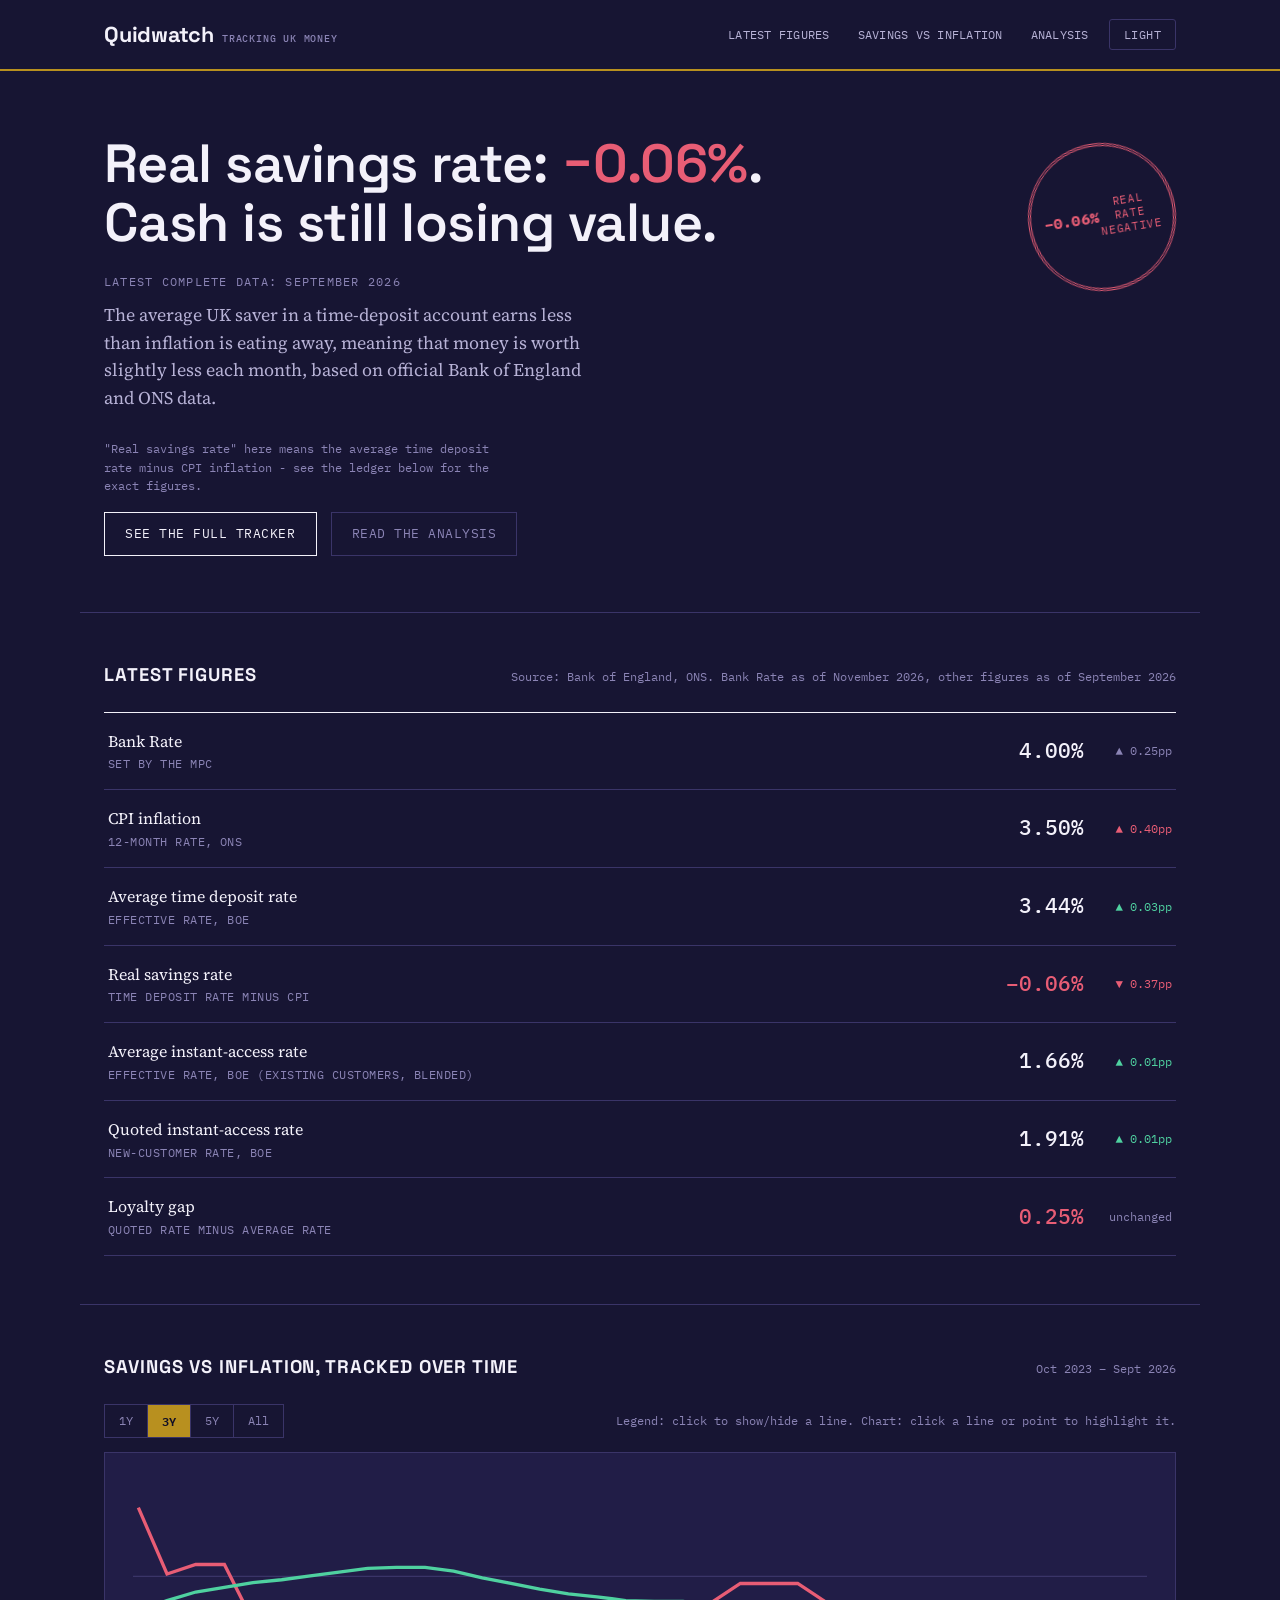
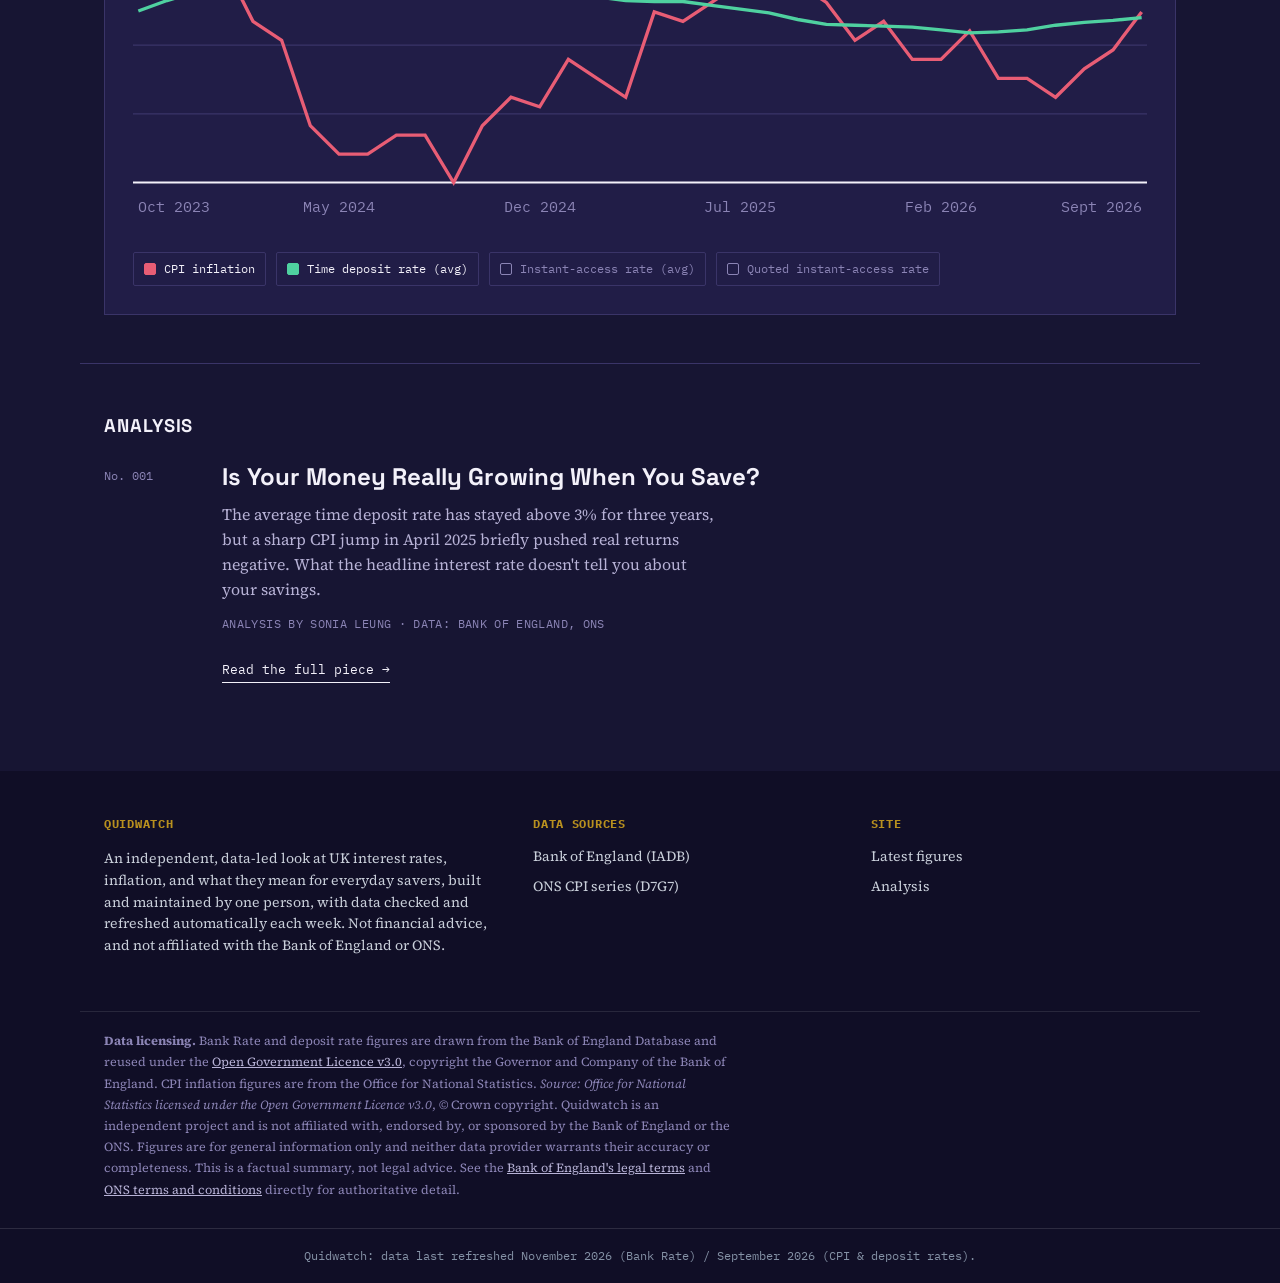
<file: index.html>
<!DOCTYPE html>
<html lang="en-GB">
<head>
<meta charset="UTF-8">
<meta name="viewport" content="width=device-width, initial-scale=1.0">
<title>Quidwatch: UK personal finance, tracked with data</title>
<link rel="preconnect" href="https://fonts.googleapis.com">
<link rel="preconnect" href="https://fonts.gstatic.com" crossorigin>
<link href="https://fonts.googleapis.com/css2?family=Space+Grotesk:wght@400;500;600;700&family=Source+Serif+4:ital,opsz,wght@0,8..60,400;0,8..60,600;1,8..60,400&family=IBM+Plex+Mono:wght@400;500;600&display=swap" rel="stylesheet">
<link rel="stylesheet" href="assets/style.css">
</head>
<body>

<div class="status-banner" id="status-ribbon"></div>

<header>
  <div class="nav-wrap">
    <div style="display:flex; align-items:baseline; gap:8px;">
      <a class="wordmark" href="#top" style="text-decoration:none;">Quidwatch</a>
      <span style="font-family:var(--font-mono); font-size:0.62rem; font-weight:500; color:var(--muted); letter-spacing:0.08em; text-transform:uppercase;">tracking UK money</span>
    </div>
    <div style="display:flex; align-items:center; gap:20px;">
      <nav aria-label="Primary">
        <ul>
          <li><a href="#ledger">Latest figures</a></li>
          <li><a href="#savings">Savings vs inflation</a></li>
          <li><a href="#analysis">Analysis</a></li>
        </ul>
      </nav>
      <button id="theme-toggle" type="button" aria-label="Switch between light and dark theme" title="Switch theme">Dark</button>
    </div>
  </div>
</header>

<main id="top">

  <!-- HERO: latest figures -->
  <section class="hero">
    <div class="hero-grid">
      <div>
        <h1 id="hero-headline">Loading this month's figures…</h1>
        <p class="hero-label" id="hero-label">Loading…</p>
        <p class="lede" id="hero-lede">Fetching the latest Bank of England and ONS data…</p>
        <p class="hero-note">"Real savings rate" here means the average time deposit rate minus CPI inflation - see the ledger below for the exact figures.</p>
        <div class="hero-cta">
          <a class="btn" href="#savings">See the full tracker</a>
          <a class="btn ghost" href="#analysis">Read the analysis</a>
        </div>
      </div>
      <div class="stamp" id="stamp" aria-hidden="true">…</div>
    </div>
  </section>

  <!-- LATEST FIGURES LEDGER -->
  <section class="block" id="ledger">
    <div class="block-head">
      <h2>Latest figures</h2>
      <span class="as-of" id="ledger-asof">Source: Bank of England · ONS</span>
    </div>
    <div class="ledger">
      <div class="ledger-row">
        <div class="ledger-label">Bank Rate<small>Set by the MPC</small></div>
        <div class="ledger-value" id="bank-rate-value">-</div>
        <div class="ledger-delta" id="bank-rate-delta">-</div>
      </div>
      <div class="ledger-row">
        <div class="ledger-label">CPI inflation<small>12-month rate, ONS</small></div>
        <div class="ledger-value" id="cpi-value">-</div>
        <div class="ledger-delta" id="cpi-delta">-</div>
      </div>
      <div class="ledger-row">
        <div class="ledger-label">Average time deposit rate<small>Effective rate, BoE</small></div>
        <div class="ledger-value" id="time-value">-</div>
        <div class="ledger-delta" id="time-delta">-</div>
      </div>
      <div class="ledger-row">
        <div class="ledger-label">Real savings rate<small>Time deposit rate minus CPI</small></div>
        <div class="ledger-value" id="real-rate-value">-</div>
        <div class="ledger-delta" id="real-rate-delta">-</div>
      </div>
      <div class="ledger-row">
        <div class="ledger-label">Average instant-access rate<small>Effective rate, BoE (existing customers, blended)</small></div>
        <div class="ledger-value" id="instant-value">-</div>
        <div class="ledger-delta" id="instant-delta">-</div>
      </div>
      <div class="ledger-row">
        <div class="ledger-label">Quoted instant-access rate<small>New-customer rate, BoE</small></div>
        <div class="ledger-value" id="quoted-value">-</div>
        <div class="ledger-delta" id="quoted-delta">-</div>
      </div>
      <div class="ledger-row">
        <div class="ledger-label">Loyalty gap<small>Quoted rate minus average rate</small></div>
        <div class="ledger-value" id="gap-value">-</div>
        <div class="ledger-delta" id="gap-delta">-</div>
      </div>
    </div>
  </section>

  <!-- SAVINGS VS INFLATION CHART -->
  <section class="block" id="savings">
    <div class="block-head">
      <h2>Savings vs inflation, tracked over time</h2>
      <span class="as-of" id="chart-asof">Loading history…</span>
    </div>
    <div class="chart-toolbar">
      <div class="range-toggle" role="group" aria-label="Chart time range">
        <button type="button" class="range-btn" data-range="1">1Y</button>
        <button type="button" class="range-btn" data-range="3">3Y</button>
        <button type="button" class="range-btn" data-range="5">5Y</button>
        <button type="button" class="range-btn" data-range="all">All</button>
      </div>
      <p class="chart-hint">Legend: click to show/hide a line. Chart: click a line or point to highlight it.</p>
    </div>
    <div class="chart-card">
      <div id="chart-container">Loading chart…</div>
      <div id="chart-tooltip" class="chart-tooltip"></div>
      <div class="chart-legend" id="chart-legend"></div>
    </div>
  </section>

  <!-- ANALYSIS TEASER -->
  <section class="block" id="analysis">
    <div class="block-head">
      <h2>Analysis</h2>
    </div>
    <div class="article-card">
      <div class="article-index">No. 001</div>
      <div>
        <h3><a href="articles/is-your-money-really-growing.html" style="color:inherit; text-decoration:none;">Is Your Money Really Growing When You Save?</a></h3>
        <p class="excerpt">The average time deposit rate has stayed above 3% for three years, but a sharp CPI jump in April 2025 briefly pushed real returns negative. What the headline interest rate doesn't tell you about your savings.</p>
        <p class="byline">Analysis by Sonia Leung · Data: Bank of England, ONS</p>
        <a class="read-link" href="articles/is-your-money-really-growing.html">Read the full piece →</a>
      </div>
    </div>
  </section>


</main>

<footer>
  <div class="footer-wrap">
    <div>
      <h4>Quidwatch</h4>
      <p>An independent, data-led look at UK interest rates, inflation, and what they mean for everyday savers, built and maintained by one person, with data checked and refreshed automatically each week. Not financial advice, and not affiliated with the Bank of England or ONS.</p>
    </div>
    <div>
      <h4>Data sources</h4>
      <ul>
        <li><a href="https://www.bankofengland.co.uk/boeapps/iadb/" target="_blank" rel="noopener">Bank of England (IADB)</a></li>
        <li><a href="https://www.ons.gov.uk/economy/inflationandpriceindices/timeseries/d7g7/mm23" target="_blank" rel="noopener">ONS CPI series (D7G7)</a></li>
      </ul>
    </div>
    <div>
      <h4>Site</h4>
      <ul>
        <li><a href="#ledger">Latest figures</a></li>
        <li><a href="#analysis">Analysis</a></li>
      </ul>
    </div>
  </div>
  <div class="footer-licensing">
    <p>
      <strong>Data licensing.</strong> Bank Rate and deposit rate figures are drawn from the Bank of England Database and reused under the
      <a href="https://www.nationalarchives.gov.uk/doc/open-government-licence/version/3/" target="_blank" rel="noopener">Open Government Licence v3.0</a>,
      copyright the Governor and Company of the Bank of England. CPI inflation figures are from the Office for National Statistics.
      <em>Source: Office for National Statistics licensed under the Open Government Licence v3.0</em>, © Crown copyright.
      Quidwatch is an independent project and is not affiliated with, endorsed by, or sponsored by the Bank of England or the ONS.
      Figures are for general information only and neither data provider warrants their accuracy or completeness.
      This is a factual summary, not legal advice. See the
      <a href="https://www.bankofengland.co.uk/legal" target="_blank" rel="noopener">Bank of England's legal terms</a> and
      <a href="https://www.ons.gov.uk/help/terms-conditions" target="_blank" rel="noopener">ONS terms and conditions</a> directly for authoritative detail.
    </p>
  </div>
  <div class="footer-bottom" id="footer-bottom">Quidwatch.</div>
</footer>

<script>
(function () {
  const fmtPct = (v, decimals = 2) => {
    if (v === null || v === undefined || Number.isNaN(v)) return "-";
    const sign = v < 0 ? "\u2212" : "";
    return sign + Math.abs(v).toFixed(decimals) + "%";
  };

  const fmtDate = (isoString) => {
    if (!isoString) return "-";
    const d = new Date(isoString);
    return d.toLocaleDateString("en-GB", { month: "long", year: "numeric" });
  };

  const fmtDateShort = (isoString) => {
    const d = new Date(isoString);
    return d.toLocaleDateString("en-GB", { month: "short", year: "numeric" });
  };

  // direction: 'up-good' = rising is favourable (green), 'up-bad' = rising is
  // unfavourable (red), 'neutral' = no colour judgement (e.g. Bank Rate).
  function deltaHtml(current, previous, direction) {
    if (current === null || previous === null || current === undefined || previous === undefined) {
      return { html: "no prior month", cls: "" };
    }
    const diff = current - previous;
    if (Math.abs(diff) < 0.005) return { html: "unchanged", cls: "" };

    const arrow = diff > 0 ? "\u25B2" : "\u25BC";
    const text = `${arrow} ${Math.abs(diff).toFixed(2)}pp`;

    let cls = "";
    if (direction === "up-good") cls = diff > 0 ? "pos" : "neg";
    if (direction === "up-bad") cls = diff > 0 ? "neg" : "pos";
    return { html: text, cls };
  }

  function setDelta(elId, current, previous, direction) {
    const el = document.getElementById(elId);
    const { html, cls } = deltaHtml(current, previous, direction);
    el.textContent = html;
    el.className = "ledger-delta" + (cls ? " " + cls : "");
  }

  // Chart hover state - lives outside buildChart so the onmouseenter/
  // onmousemove attributes rendered into the SVG string can reach it.
  // Each entry: which data field it reads, its display label, and its
  // CSS color variable. "on" is the default visibility - CPI and time
  // deposit form the core comparison and are on by default; the other
  // two are opt-in extras for comparing against the loyalty-penalty gap.
  const SERIES_CONFIG = {
    cpi:     { field: "cpi_annual_rate",             label: "CPI inflation",                color: "var(--oxblood)",       on: true  },
    time:    { field: "time_deposit_rate",           label: "Time deposit rate (avg)",       color: "var(--sterling-green)", on: true  },
    instant: { field: "instant_access_deposit_rate", label: "Instant-access rate (avg)",     color: "var(--amethyst)",      on: false },
    quoted:  { field: "instant_access_quoted_rate",  label: "Quoted instant-access rate",    color: "var(--gilt)",          on: false },
  };

  let visibleSeries = {};
  Object.keys(SERIES_CONFIG).forEach((k) => { visibleSeries[k] = SERIES_CONFIG[k].on; });
  let highlightedSeries = null; // null, or one of the visible series keys
  let chartPoints = [];
  let currentChartRows = [];

  function visibleKeys() {
    return Object.keys(SERIES_CONFIG).filter((k) => visibleSeries[k]);
  }

  function buildLegend() {
    const legend = document.getElementById("chart-legend");
    legend.innerHTML = Object.entries(SERIES_CONFIG).map(([key, cfg]) => `
      <span class="legend-item" data-series="${key}" tabindex="0" role="checkbox"
            aria-checked="${visibleSeries[key]}" style="--series-color:${cfg.color}">
        <i class="legend-checkbox"></i>${cfg.label}
      </span>
    `).join("");

    legend.querySelectorAll(".legend-item").forEach((el) => {
      const key = el.getAttribute("data-series");
      el.addEventListener("click", () => toggleSeriesVisibility(key));
      el.addEventListener("keydown", (e) => {
        if (e.key === "Enter" || e.key === " ") { e.preventDefault(); toggleSeriesVisibility(key); }
      });
    });
  }

  function updateLegendVisuals() {
    document.querySelectorAll(".legend-item").forEach((el) => {
      const key = el.getAttribute("data-series");
      const isOn = visibleSeries[key];
      const isHighlighted = highlightedSeries === key;
      const isDimmed = highlightedSeries !== null && !isHighlighted && isOn;
      const hasData = currentChartRows.some((r) => isValidNum(r[SERIES_CONFIG[key].field]));

      el.classList.toggle("series-on", isOn);
      el.classList.toggle("series-highlighted", isHighlighted);
      el.classList.toggle("series-dimmed", isDimmed);
      el.classList.toggle("series-nodata", !hasData);
      el.setAttribute("aria-checked", isOn ? "true" : "false");

      const existingNote = el.querySelector(".legend-nodata-note");
      if (!hasData && !existingNote) {
        el.insertAdjacentHTML("beforeend", '<i class="legend-nodata-note">(no data yet - re-run the pipeline)</i>');
      } else if (hasData && existingNote) {
        existingNote.remove();
      }
    });
  }

  function toggleSeriesVisibility(key) {
    // Require at least one series stays visible so the chart is never empty.
    const wouldLeaveNoneVisible = visibleSeries[key] && visibleKeys().length === 1;
    if (wouldLeaveNoneVisible) return;

    visibleSeries[key] = !visibleSeries[key];
    if (!visibleSeries[key] && highlightedSeries === key) highlightedSeries = null;
    renderChart(currentChartRows);
  }

  function showChartTooltip(evt, i) {
    const p = chartPoints[i];
    if (!p) return;

    visibleKeys().forEach((key) => {
      const dot = document.getElementById(`qw-dot-${key}-${i}`);
      if (dot) dot.setAttribute("opacity", "1");
    });
    const guide = document.getElementById("qw-hover-guide");
    guide.setAttribute("x1", p.x);
    guide.setAttribute("x2", p.x);
    guide.setAttribute("opacity", "1");

    const rows = visibleKeys().map((key) => {
      const cfg = SERIES_CONFIG[key];
      return `<div class="tt-row"><span><i class="tt-swatch" style="background:${cfg.color}"></i>${cfg.label}</span><span>${fmtPct(p.values[key])}</span></div>`;
    }).join("");

    const tooltip = document.getElementById("chart-tooltip");
    tooltip.innerHTML = `<div class="tt-date">${p.label}</div>${rows}`;
    tooltip.style.display = "block"; // must be visible before measuring its width below

    const containerRect = document.getElementById("chart-container").getBoundingClientRect();
    const tooltipWidth = tooltip.offsetWidth;
    const tooltipHeight = tooltip.offsetHeight;
    const padding = 8; // keep a small gap from the chart's own edge

    // Horizontal: centred on the cursor by default (matches the CSS
    // translateX(-50%)), but nudged inward if that would push either edge
    // of the tooltip past the container's bounds.
    let x = evt.clientX - containerRect.left;
    const halfWidth = tooltipWidth / 2;
    x = Math.max(halfWidth + padding, Math.min(x, containerRect.width - halfWidth - padding));

    // Vertical: normally sits above the cursor (CSS translateY(-115%)) -
    // clamp so it doesn't get pushed off the top of the chart when
    // hovering near the very top edge.
    let y = evt.clientY - containerRect.top;
    y = Math.max(tooltipHeight * 1.15 + padding, y);

    tooltip.style.left = `${x}px`;
    tooltip.style.top = `${y}px`;
  }

  function hideChartTooltip() {
    chartPoints.forEach((_, i) => {
      Object.keys(SERIES_CONFIG).forEach((key) => {
        const dot = document.getElementById(`qw-dot-${key}-${i}`);
        if (dot) dot.setAttribute("opacity", "0");
      });
    });
    const guide = document.getElementById("qw-hover-guide");
    if (guide) guide.setAttribute("opacity", "0");
    const tooltip = document.getElementById("chart-tooltip");
    if (tooltip) tooltip.style.display = "none";
  }

  function renderChart(rows) {
    currentChartRows = rows;
    document.getElementById("chart-container").innerHTML = buildChart(rows);
    document.getElementById("chart-asof").textContent =
      `${fmtDateShort(rows[0].date)} – ${fmtDateShort(rows[rows.length - 1].date)}`;
    updateLegendVisuals();
  }

  function setHighlightedSeries(key) {
    highlightedSeries = highlightedSeries === key ? null : key;
    renderChart(currentChartRows);
  }

  // Clicking a hover-target column picks whichever VISIBLE line is
  // closest to the click, so clicking "on" a line or near its point
  // both work the way a person would expect.
  function handleChartClick(evt, i) {
    const p = chartPoints[i];
    if (!p) return;
    const svg = document.getElementById("chart-container").querySelector("svg");
    const svgRect = svg.getBoundingClientRect();
    const localY = (evt.clientY - svgRect.top) * (260 / svgRect.height);

    let nearest = null, nearestDist = Infinity;
    visibleKeys().forEach((key) => {
      if (p.y[key] === null) return; // no data for this series at this point
      const dist = Math.abs(localY - p.y[key]);
      if (dist < nearestDist) { nearestDist = dist; nearest = key; }
    });
    if (nearest) setHighlightedSeries(nearest);
  }

  // Exposed on window because the SVG markup below is injected via
  // innerHTML, so inline event attributes are the simplest reliable way
  // to wire up hover/click behaviour on dynamically-created elements.
  window.__qwChartHover = showChartTooltip;
  window.__qwChartHoverEnd = hideChartTooltip;
  window.__qwChartClick = handleChartClick;

  function isValidNum(v) {
    return typeof v === "number" && Number.isFinite(v);
  }

  function buildChart(rows) {
    const w = 760, h = 260, padTop = 20, padBottom = 34, padLeft = 4, padRight = 4;
    const plotW = w - padLeft - padRight;
    const plotBottom = h - padBottom;
    const keys = visibleKeys();

    // Scale is computed from only the currently visible series, and only
    // from actually-valid numbers - a single missing/undefined value (e.g.
    // a series that hasn't been fetched into an older cached data file)
    // must not be allowed to poison the whole chart's scale with NaN.
    const allVals = keys.flatMap((key) => rows.map((r) => r[SERIES_CONFIG[key].field])).filter(isValidNum);
    const min = allVals.length ? Math.min(...allVals) : 0;
    const max = allVals.length ? Math.max(...allVals) : 1;
    const range = max - min || 1;

    const x = (i) => padLeft + (i / (rows.length - 1)) * plotW;
    const y = (v) => padTop + (1 - (v - min) / range) * (plotBottom - padTop);

    chartPoints = rows.map((r, i) => {
      const values = {}, yPos = {};
      keys.forEach((key) => {
        const v = r[SERIES_CONFIG[key].field];
        values[key] = v;
        yPos[key] = isValidNum(v) ? y(v) : null;
      });
      return { x: x(i).toFixed(1), label: fmtDate(r.date), values, y: yPos };
    });

    const gridLines = [0.25, 0.5, 0.75].map((f) => {
      const gy = padTop + f * (plotBottom - padTop);
      return `<line x1="0" y1="${gy}" x2="${w}" y2="${gy}" stroke="var(--line)" stroke-width="1"/>`;
    }).join("");

    const maxTicks = 6;
    const tickStep = Math.max(1, Math.ceil((rows.length - 1) / (maxTicks - 1)));
    const tickIndices = [];
    for (let i = 0; i < rows.length; i += tickStep) tickIndices.push(i);
    if (tickIndices[tickIndices.length - 1] !== rows.length - 1) tickIndices.push(rows.length - 1);

    const axisLabels = tickIndices.map((i) => {
      const anchor = i === 0 ? "start" : i === rows.length - 1 ? "end" : "middle";
      return `<text x="${x(i).toFixed(1)}" y="${h - 12}" font-family="IBM Plex Mono" font-size="11" fill="var(--muted)" text-anchor="${anchor}">${fmtDateShort(rows[i].date)}</text>`;
    }).join("");

    const hoverWidth = plotW / Math.max(1, rows.length - 1);
    const hoverTargets = rows.map((r, i) => {
      const left = (x(i) - hoverWidth / 2).toFixed(1);
      return `<rect x="${left}" y="0" width="${hoverWidth.toFixed(1)}" height="${plotBottom}" fill="transparent" style="cursor:pointer" onmousemove="window.__qwChartHover(event, ${i})" onmouseleave="window.__qwChartHoverEnd()" onclick="window.__qwChartClick(event, ${i})"/>`;
    }).join("");

    // Build each line from only its valid points, breaking into separate
    // polyline segments across any gaps rather than one contiguous line
    // (which would otherwise have to skip an index and visually distort
    // the timeline, or crash entirely on a single bad value).
    let anySeriesHasNoData = false;
    const lines = keys.map((key) => {
      const cfg = SERIES_CONFIG[key];
      const validCount = rows.filter((r) => isValidNum(r[cfg.field])).length;
      if (validCount === 0) { anySeriesHasNoData = true; return ""; }
      if (validCount < 2) return ""; // can't draw a line from a single point

      const segments = [];
      let current = [];
      rows.forEach((r, i) => {
        const v = r[cfg.field];
        if (isValidNum(v)) {
          current.push(`${x(i).toFixed(1)},${y(v).toFixed(1)}`);
        } else if (current.length) {
          segments.push(current);
          current = [];
        }
      });
      if (current.length) segments.push(current);

      const isHighlighted = highlightedSeries === key;
      const isDimmed = highlightedSeries !== null && !isHighlighted;
      return segments.map((seg) =>
        `<polyline fill="none" stroke="${cfg.color}" stroke-width="${isHighlighted ? 3.5 : 2.5}" opacity="${isDimmed ? 0.2 : 1}" points="${seg.join(" ")}" style="pointer-events:none; transition: opacity 0.15s ease, stroke-width 0.15s ease;"/>`
      ).join("");
    }).join("");

    const dots = keys.map((key) => {
      const cfg = SERIES_CONFIG[key];
      return rows.map((r, i) => {
        const v = r[cfg.field];
        if (!isValidNum(v)) return "";
        return `<circle id="qw-dot-${key}-${i}" cx="${x(i).toFixed(1)}" cy="${y(v).toFixed(1)}" r="4" fill="${cfg.color}" stroke="#FFFFFF" stroke-width="1.5" opacity="0" style="pointer-events:none"/>`;
      }).join("");
    }).join("");

    if (anySeriesHasNoData) {
      console.warn("Quidwatch: one or more selected series has no valid data in the current range.");
    }

    return `
      <svg viewBox="0 0 ${w} ${h}" width="100%" role="img" aria-label="Line chart of UK rates over time. Click a line or the legend to show, hide, or highlight a series; hover to see monthly figures.">
        ${gridLines}
        <line x1="0" y1="${plotBottom}" x2="${w}" y2="${plotBottom}" stroke="var(--ink)" stroke-width="1.5"/>
        ${lines}
        <line id="qw-hover-guide" x1="0" y1="0" x2="0" y2="${plotBottom}" stroke="var(--ink)" stroke-width="1" stroke-dasharray="3,3" opacity="0" style="pointer-events:none"/>
        ${dots}
        ${axisLabels}
        ${hoverTargets}
      </svg>
    `;
  }

  async function init() {
    const ribbon = document.getElementById("status-ribbon");
    try {
      const res = await fetch("data/processed/quidwatch_monthly.json");
      if (!res.ok) throw new Error(`Fetch failed: HTTP ${res.status}`);
      const rows = await res.json();

      if (!rows.length) throw new Error("Dataset is empty");

      // Bank Rate is meaningful even for the very latest row (it doesn't
      // depend on a lagging publication), so use the true latest row for
      // that specific figure. CPI/deposit rates need a "complete" row.
      const latestAny = rows[rows.length - 1];
      const complete = rows.filter(
        (r) => r.cpi_annual_rate !== null && r.time_deposit_rate !== null && r.instant_access_deposit_rate !== null
      );

      if (!complete.length) throw new Error("No complete rows yet - check back after the next data refresh");

      const latest = complete[complete.length - 1];
      const previous = complete.length > 1 ? complete[complete.length - 2] : null;

      // Bank Rate row: compare against whatever the prior row in the full
      // (not just "complete") series was, since Bank Rate itself is never null.
      const latestAnyIdx = rows.indexOf(latestAny);
      const previousBankRate = latestAnyIdx > 0 ? rows[latestAnyIdx - 1].bank_rate : null;

      // Note: we deliberately don't populate the status banner here on
      // success - the same "as of" info is already shown in the ledger
      // section below. The banner is reserved for genuine load errors,
      // in the catch block.

      // --- Hero ---
      const isPositive = latest.real_rate_time_deposits >= 0;
      document.getElementById("hero-label").textContent = `Latest complete data: ${fmtDate(latest.date)}`;
      document.getElementById("hero-headline").innerHTML = isPositive
        ? `Real savings rate: <span class="pos">${fmtPct(latest.real_rate_time_deposits)}</span>.<br>Cash is just about keeping pace with inflation.`
        : `Real savings rate: <span class="neg">${fmtPct(latest.real_rate_time_deposits)}</span>.<br>Cash is still losing value.`;
      document.getElementById("hero-lede").textContent = isPositive
        ? `The average UK saver in a time-deposit account is earning slightly more than inflation is eating away, meaning saved money is roughly holding its real value this month, based on official Bank of England and ONS data.`
        : `The average UK saver in a time-deposit account earns less than inflation is eating away, meaning that money is worth slightly less each month, based on official Bank of England and ONS data.`;

      const stamp = document.getElementById("stamp");
      stamp.innerHTML = `<b>${fmtPct(latest.real_rate_time_deposits)}</b>REAL RATE<br>${isPositive ? "POSITIVE" : "NEGATIVE"}`;
      stamp.style.color = isPositive ? "var(--sterling-green)" : "var(--oxblood)";
      stamp.style.borderColor = isPositive ? "var(--sterling-green)" : "var(--oxblood)";

      // --- Ledger ---
      document.getElementById("ledger-asof").textContent =
        `Source: Bank of England, ONS. Bank Rate as of ${fmtDate(latestAny.date)}, other figures as of ${fmtDate(latest.date)}`;

      document.getElementById("bank-rate-value").textContent = fmtPct(latestAny.bank_rate);
      setDelta("bank-rate-delta", latestAny.bank_rate, previousBankRate, "neutral");

      document.getElementById("cpi-value").textContent = fmtPct(latest.cpi_annual_rate);
      setDelta("cpi-delta", latest.cpi_annual_rate, previous ? previous.cpi_annual_rate : null, "up-bad");

      document.getElementById("time-value").textContent = fmtPct(latest.time_deposit_rate);
      setDelta("time-delta", latest.time_deposit_rate, previous ? previous.time_deposit_rate : null, "up-good");

      document.getElementById("instant-value").textContent = fmtPct(latest.instant_access_deposit_rate);
      setDelta("instant-delta", latest.instant_access_deposit_rate, previous ? previous.instant_access_deposit_rate : null, "up-good");

      document.getElementById("quoted-value").textContent = fmtPct(latest.instant_access_quoted_rate);
      setDelta("quoted-delta", latest.instant_access_quoted_rate, previous ? previous.instant_access_quoted_rate : null, "up-good");

      // Loyalty gap: quoted minus average. A positive gap means existing
      // savers are earning less than what's advertised to new customers -
      // colour it as a "negative" (oxblood) in that normal case, since a
      // bigger gap is worse for existing savers, not better.
      const gapValEl = document.getElementById("gap-value");
      gapValEl.textContent = fmtPct(latest.loyalty_gap);
      gapValEl.className = "ledger-value " + (latest.loyalty_gap > 0 ? "neg" : "pos");
      setDelta("gap-delta", latest.loyalty_gap, previous ? previous.loyalty_gap : null, "up-bad");

      const realValEl = document.getElementById("real-rate-value");
      realValEl.textContent = fmtPct(latest.real_rate_time_deposits);
      realValEl.className = "ledger-value " + (isPositive ? "pos" : "neg");
      setDelta("real-rate-delta", latest.real_rate_time_deposits, previous ? previous.real_rate_time_deposits : null, "up-good");

      // --- Footer: show real data freshness instead of a static date ---
      document.getElementById("footer-bottom").textContent =
        `Quidwatch: data last refreshed ${fmtDate(latestAny.date)} (Bank Rate) / ${fmtDate(latest.date)} (CPI & deposit rates).`;

      // --- Chart: store the full history, default to the 3Y range,
      // then let the range buttons re-slice without re-fetching. ---
      allCompleteRows = complete;
      const defaultBtn = document.querySelector('.range-btn[data-range="3"]');
      applyRange("3", defaultBtn);
    } catch (err) {
      ribbon.textContent = `Could not load live data (${err.message}). Are you running this through a local server, not by double-clicking the file?`;
      ribbon.style.background = "var(--oxblood)";
      ribbon.style.display = "block";
      console.error(err);
    }
  }

  // --- Range selector ---
  let allCompleteRows = [];

  function applyRange(rangeValue, btnEl) {
    document.querySelectorAll(".range-btn").forEach((b) => b.classList.remove("active"));
    if (btnEl) btnEl.classList.add("active");

    const rows = rangeValue === "all"
      ? allCompleteRows
      : allCompleteRows.slice(-(parseInt(rangeValue, 10) * 12));

    if (rows.length < 2) {
      document.getElementById("chart-container").innerHTML = "<p style='color:var(--muted); font-family:var(--font-mono); font-size:0.85rem;'>Not enough data yet for this range.</p>";
      return;
    }
    renderChart(rows);
  }

  document.querySelectorAll(".range-btn").forEach((btn) => {
    btn.addEventListener("click", () => applyRange(btn.getAttribute("data-range"), btn));
  });

  buildLegend();

  // --- Light/dark theme toggle ---
  function applyTheme(theme) {
    document.documentElement.setAttribute("data-theme", theme);
    const btn = document.getElementById("theme-toggle");
    // Label shows the mode clicking will switch TO, not the current mode -
    // otherwise "Dark" showing while already dark reads as if the button
    // does nothing.
    if (btn) btn.textContent = theme === "light" ? "Dark" : "Light";
  }

  function initTheme() {
    const saved = localStorage.getItem("quidwatch-theme");
    const theme = saved === "light" || saved === "dark" ? saved : "dark";
    applyTheme(theme);
    document.getElementById("theme-toggle").addEventListener("click", () => {
      const next = document.documentElement.getAttribute("data-theme") === "light" ? "dark" : "light";
      localStorage.setItem("quidwatch-theme", next);
      applyTheme(next);
    });
  }

  initTheme();
  init();
})();
</script>

</body>
</html>
</file>
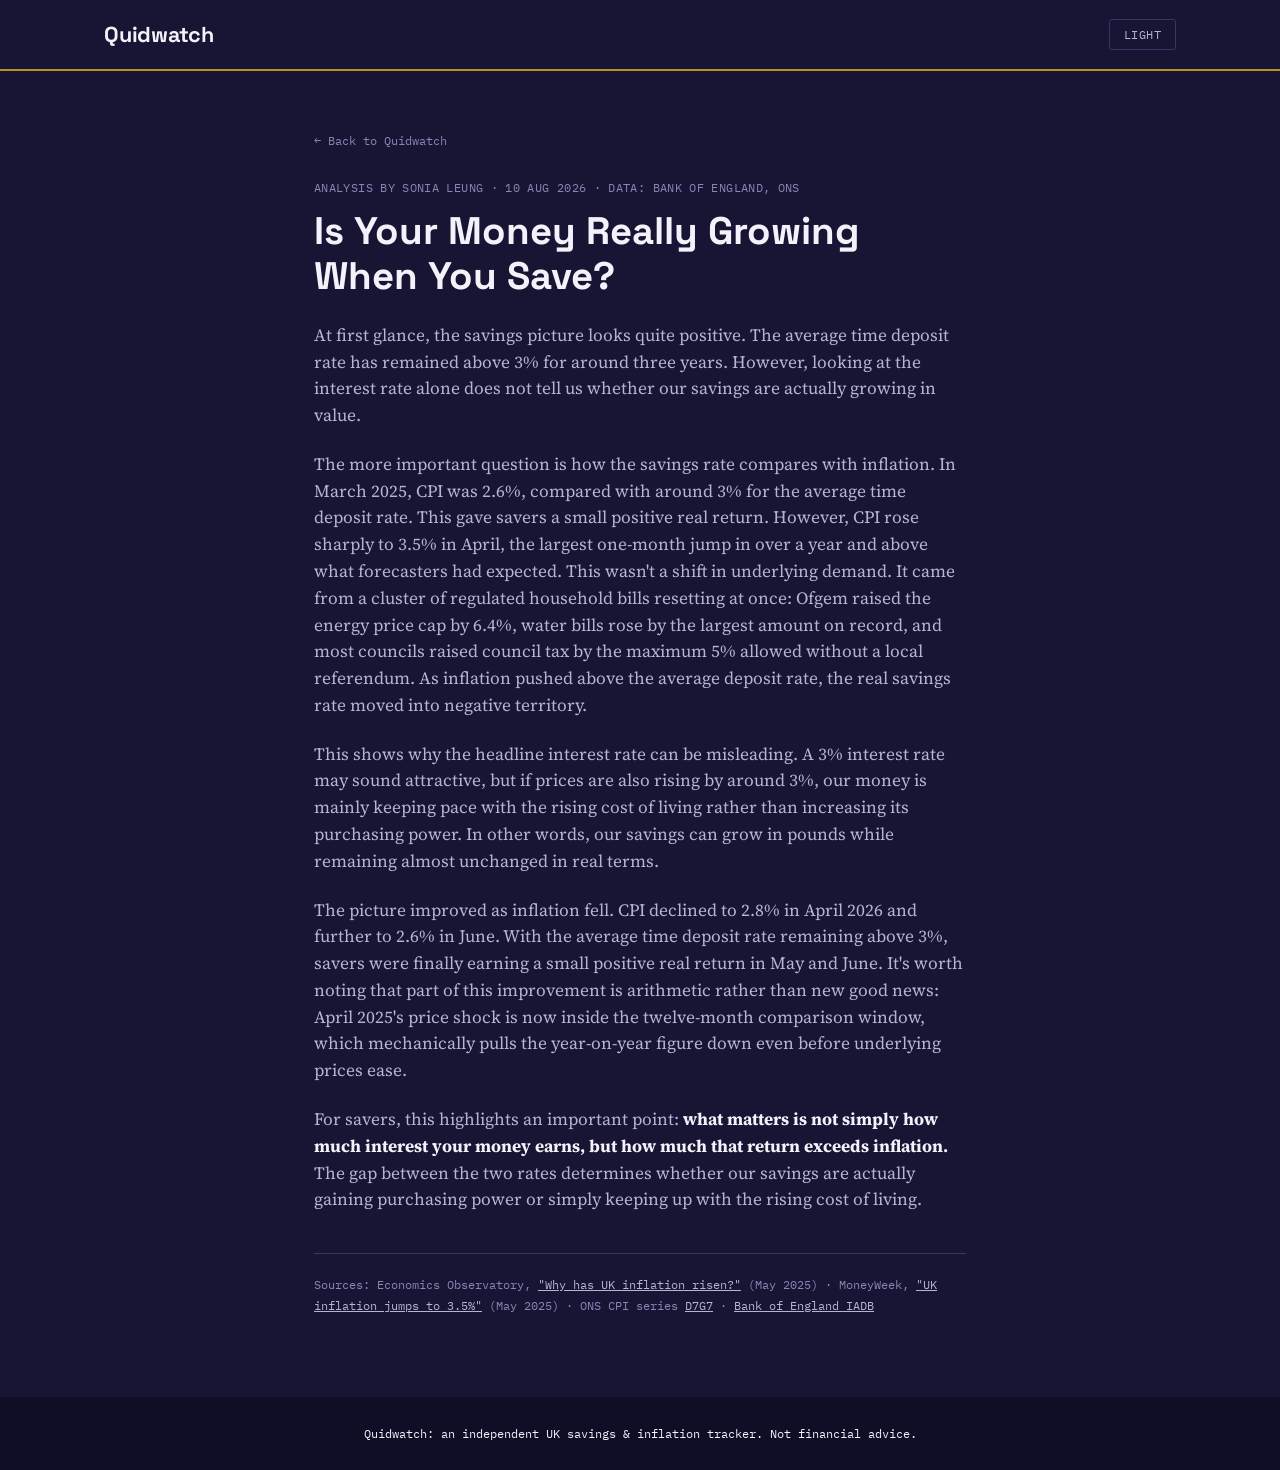
<file: articles/is-your-money-really-growing.html>
<!DOCTYPE html>
<html lang="en-GB">
<head>
<meta charset="UTF-8">
<meta name="viewport" content="width=device-width, initial-scale=1.0">
<title>Is Your Money Really Growing When You Save? | Quidwatch</title>
<meta name="description" content="A look at UK time deposit rates vs CPI inflation, and why the headline interest rate on your savings can be misleading.">
<link rel="preconnect" href="https://fonts.googleapis.com">
<link rel="preconnect" href="https://fonts.gstatic.com" crossorigin>
<link href="https://fonts.googleapis.com/css2?family=Space+Grotesk:wght@400;500;600;700&family=Source+Serif+4:ital,opsz,wght@0,8..60,400;0,8..60,600;1,8..60,400&family=IBM+Plex+Mono:wght@400;500;600&display=swap" rel="stylesheet">
<link rel="stylesheet" href="../assets/style.css">
</head>
<body>

<header>
  <div class="nav-wrap">
    <a class="wordmark" href="../index.html">Quidwatch</a>
    <button id="theme-toggle" type="button" aria-label="Switch between light and dark theme">Light</button>
  </div>
</header>

<main class="article-main">
  <a class="back-link" href="../index.html#analysis">← Back to Quidwatch</a>

  <p class="byline">Analysis by Sonia Leung · 10 Aug 2026 · Data: Bank of England, ONS</p>

  <h1 class="article-title">Is Your Money Really Growing When You Save?</h1>

  <article>
    <p>At first glance, the savings picture looks quite positive. The average time deposit rate has remained above 3% for around three years. However, looking at the interest rate alone does not tell us whether our savings are actually growing in value.</p>

    <p>The more important question is how the savings rate compares with inflation. In March 2025, CPI was 2.6%, compared with around 3% for the average time deposit rate. This gave savers a small positive real return. However, CPI rose sharply to 3.5% in April, the largest one-month jump in over a year and above what forecasters had expected. This wasn't a shift in underlying demand. It came from a cluster of regulated household bills resetting at once: Ofgem raised the energy price cap by 6.4%, water bills rose by the largest amount on record, and most councils raised council tax by the maximum 5% allowed without a local referendum. As inflation pushed above the average deposit rate, the real savings rate moved into negative territory.</p>

    <p>This shows why the headline interest rate can be misleading. A 3% interest rate may sound attractive, but if prices are also rising by around 3%, our money is mainly keeping pace with the rising cost of living rather than increasing its purchasing power. In other words, our savings can grow in pounds while remaining almost unchanged in real terms.</p>

    <p>The picture improved as inflation fell. CPI declined to 2.8% in April 2026 and further to 2.6% in June. With the average time deposit rate remaining above 3%, savers were finally earning a small positive real return in May and June. It's worth noting that part of this improvement is arithmetic rather than new good news: April 2025's price shock is now inside the twelve-month comparison window, which mechanically pulls the year-on-year figure down even before underlying prices ease.</p>

    <p>For savers, this highlights an important point: <strong>what matters is not simply how much interest your money earns, but how much that return exceeds inflation.</strong> The gap between the two rates determines whether our savings are actually gaining purchasing power or simply keeping up with the rising cost of living.</p>
  </article>

  <div class="sources">
    Sources: Economics Observatory, <a href="https://www.economicsobservatory.com/why-has-uk-inflation-risen" target="_blank" rel="noopener">"Why has UK inflation risen?"</a> (May 2025) ·
    MoneyWeek, <a href="https://moneyweek.com/economy/live/uk-inflation-april-cpi-report" target="_blank" rel="noopener">"UK inflation jumps to 3.5%"</a> (May 2025) ·
    ONS CPI series <a href="https://www.ons.gov.uk/economy/inflationandpriceindices/timeseries/d7g7/mm23" target="_blank" rel="noopener">D7G7</a> ·
    <a href="https://www.bankofengland.co.uk/boeapps/iadb/" target="_blank" rel="noopener">Bank of England IADB</a>
  </div>
</main>

<footer class="simple-footer">
  Quidwatch: an independent UK savings &amp; inflation tracker. Not financial advice.
</footer>

<script>
  function applyTheme(theme) {
    document.documentElement.setAttribute("data-theme", theme);
    const btn = document.getElementById("theme-toggle");
    if (btn) btn.textContent = theme === "light" ? "Dark" : "Light";
  }
  const saved = localStorage.getItem("quidwatch-theme");
  applyTheme(saved === "light" || saved === "dark" ? saved : "dark");
  document.getElementById("theme-toggle").addEventListener("click", () => {
    const next = document.documentElement.getAttribute("data-theme") === "light" ? "dark" : "light";
    localStorage.setItem("quidwatch-theme", next);
    applyTheme(next);
  });
</script>

</body>
</html>
</file>
<file: assets/style.css>
:root {
    --bg: #171533;
    --bg-elevated: #211D47;
    --bg-deep: #100E26;
    --ink: #F3F1FA;
    --ink-soft: #B7B2D6;
    --sterling-green: #4FD1A0;
    --oxblood: #E85D75;
    --gilt: #B8901F;
    --amethyst: #A78BFA;
    --line: #3A3468;
    --muted: #8B84B5;
    /* Always-light text, used only on the permanently-dark bg-deep bands
       (ribbon, footer, tooltip) so those stay readable in BOTH themes -
       unlike --ink, this one never flips. */
    --on-deep: #F3F1FA;
    --font-display: 'Space Grotesk', sans-serif;
    --font-body: 'Source Serif 4', Georgia, serif;
    --font-mono: 'IBM Plex Mono', monospace;
  }

  :root[data-theme="light"] {
    --bg: #F5F2FB;
    --bg-elevated: #FFFFFF;
    --ink: #1C1836;
    --ink-soft: #47406E;
    --sterling-green: #0E8F65;
    --oxblood: #B23A56;
    --amethyst: #6D48C9;
    --line: #DCD6EC;
    --muted: #6F6892;
    /* bg-deep and on-deep intentionally NOT overridden - the ribbon,
       footer, and tooltip stay a dark navy band with light text in both
       themes, the way one dark accent band does on the original mockup. */
  }

  * { box-sizing: border-box; }
  html { scroll-behavior: smooth; }

  body {
    margin: 0;
    background: var(--bg);
    color: var(--ink);
    font-family: var(--font-body);
    line-height: 1.55;
  }

  a { color: inherit; }

  :focus-visible {
    outline: 2px solid var(--gilt);
    outline-offset: 3px;
  }

  .status-banner {
    display: none;
    background: var(--bg-deep);
    color: var(--on-deep);
    font-family: var(--font-mono);
    font-size: 0.72rem;
    letter-spacing: 0.06em;
    text-align: center;
    padding: 6px 12px;
    text-transform: uppercase;
  }

  /* ---------- Header ---------- */
  header {
    position: sticky;
    top: 0;
    z-index: 50;
    background: var(--bg);
    border-bottom: 2px solid var(--gilt);
  }

  .nav-wrap {
    max-width: 1120px;
    margin: 0 auto;
    padding: 18px 24px;
    display: flex;
    align-items: center;
    justify-content: space-between;
    gap: 24px;
  }

  .wordmark {
    font-family: var(--font-display);
    font-weight: 700;
    font-size: 1.35rem;
    letter-spacing: -0.01em;
    text-decoration: none;
    display: flex;
    align-items: baseline;
    gap: 6px;
  }

  .wordmark span {
    font-family: var(--font-mono);
    font-size: 0.62rem;
    font-weight: 500;
    color: var(--muted);
    letter-spacing: 0.08em;
    text-transform: uppercase;
  }

  nav ul {
    list-style: none;
    display: flex;
    gap: 28px;
    margin: 0;
    padding: 0;
    font-family: var(--font-mono);
    font-size: 0.78rem;
    letter-spacing: 0.02em;
    text-transform: uppercase;
  }

  nav a { text-decoration: none; color: var(--ink-soft); border-bottom: 1px solid transparent; padding-bottom: 3px; }
  nav a:hover { border-bottom-color: var(--gilt); color: var(--ink); }

  .nav-toggle { display: none; }

  #theme-toggle {
    background: transparent;
    border: 1px solid var(--line);
    color: var(--ink-soft);
    padding: 7px 14px;
    border-radius: 3px;
    font-family: var(--font-mono);
    font-size: 0.72rem;
    letter-spacing: 0.04em;
    text-transform: uppercase;
    cursor: pointer;
    transition: border-color 0.15s ease, color 0.15s ease;
  }
  #theme-toggle:hover { border-color: var(--gilt); color: var(--ink); }

  /* ---------- Hero / latest figures ---------- */
  .hero {
    max-width: 1120px;
    margin: 0 auto;
    padding: 64px 24px 56px;
    position: relative;
  }

  .hero-label {
    font-family: var(--font-mono);
    font-size: 0.78rem;
    letter-spacing: 0.1em;
    text-transform: uppercase;
    color: var(--muted);
    margin: 0 0 10px;
  }

  .hero-grid {
    display: grid;
    grid-template-columns: 1fr auto;
    gap: 32px;
    align-items: start;
  }

  .hero h1 {
    font-family: var(--font-display);
    font-weight: 600;
    font-size: clamp(2.1rem, 4.2vw, 3.4rem);
    line-height: 1.08;
    margin: 0 0 20px;
    letter-spacing: -0.01em;
  }

  .hero h1 .neg { color: var(--oxblood); }
  .hero h1 .pos { color: var(--sterling-green); }

  .hero-note {
    font-family: var(--font-mono);
    font-size: 0.75rem;
    color: var(--muted);
    margin: 0 0 16px;
    max-width: 56ch;
  }

  .hero p.lede {
    font-size: 1.12rem;
    color: var(--ink-soft);
    max-width: 56ch;
    margin: 0 0 28px;
  }

  .hero-cta {
    display: inline-flex;
    gap: 14px;
    font-family: var(--font-mono);
    font-size: 0.82rem;
    text-transform: uppercase;
    letter-spacing: 0.04em;
  }

  .btn {
    padding: 11px 20px;
    text-decoration: none;
    border: 1.5px solid var(--ink);
    color: var(--ink);
    transition: background 0.15s ease, color 0.15s ease;
  }
  .btn:hover { background: var(--gilt); color: var(--bg-deep); border-color: var(--gilt); }
  .btn.ghost { border-color: var(--line); color: var(--muted); }
  .btn.ghost:hover { background: transparent; color: var(--ink); border-color: var(--ink); }

  /* Stamp */
  .stamp {
    width: 148px;
    height: 148px;
    border: 3px double var(--oxblood);
    border-radius: 50%;
    color: var(--oxblood);
    font-family: var(--font-mono);
    text-transform: uppercase;
    display: flex;
    align-items: center;
    justify-content: center;
    text-align: center;
    font-size: 0.66rem;
    letter-spacing: 0.06em;
    line-height: 1.35;
    transform: rotate(-9deg);
    padding: 14px;
    flex-shrink: 0;
    animation: stamp-in 0.5s cubic-bezier(.2,1.6,.4,1) both;
    animation-delay: 0.15s;
    margin-top: 8px;
  }

  .stamp b { display: block; font-size: 0.95rem; letter-spacing: 0.02em; margin-bottom: 2px; }

  @keyframes stamp-in {
    0% { opacity: 0; transform: rotate(-9deg) scale(2); }
    100% { opacity: 1; transform: rotate(-9deg) scale(1); }
  }

  @media (prefers-reduced-motion: reduce) {
    .stamp { animation: none; }
    html { scroll-behavior: auto; }
  }

  /* ---------- Section shell ---------- */
  section.block {
    max-width: 1120px;
    margin: 0 auto;
    padding: 48px 24px;
    border-top: 1px solid var(--line);
  }

  .block-head {
    display: flex;
    justify-content: space-between;
    align-items: baseline;
    margin-bottom: 22px;
    gap: 16px;
    flex-wrap: wrap;
  }

  .block-head h2 {
    font-family: var(--font-display);
    font-size: 1.15rem;
    text-transform: uppercase;
    letter-spacing: 0.05em;
    margin: 0;
  }

  .block-head .as-of {
    font-family: var(--font-mono);
    font-size: 0.75rem;
    color: var(--muted);
  }

  /* ---------- Ledger rows ---------- */
  .ledger { border-top: 1px solid var(--ink); }

  .ledger-row {
    display: grid;
    grid-template-columns: 1fr auto auto;
    gap: 18px;
    align-items: center;
    padding: 16px 4px;
    border-bottom: 1px solid var(--line);
  }

  .ledger-row:hover { background: var(--bg-elevated); }

  .ledger-label { font-size: 1rem; }
  .ledger-label small {
    display: block;
    font-family: var(--font-mono);
    font-size: 0.72rem;
    color: var(--muted);
    text-transform: uppercase;
    letter-spacing: 0.04em;
    margin-top: 2px;
  }

  .ledger-value {
    font-family: var(--font-mono);
    font-size: 1.3rem;
    font-weight: 500;
    text-align: right;
    min-width: 90px;
  }

  .ledger-value.pos { color: var(--sterling-green); }
  .ledger-value.neg { color: var(--oxblood); }

  .ledger-delta {
    font-family: var(--font-mono);
    font-size: 0.78rem;
    text-align: right;
    min-width: 70px;
    color: var(--muted);
  }
  .ledger-delta.pos { color: var(--sterling-green); }
  .ledger-delta.neg { color: var(--oxblood); }

  /* ---------- Chart block ---------- */
  .chart-card {
    background: var(--bg-elevated);
    border: 1px solid var(--line);
    padding: 28px;
    position: relative;
    overflow: hidden;
  }

  .chart-tooltip {
    display: none;
    position: absolute;
    pointer-events: none;
    background: var(--bg-deep);
    color: var(--on-deep);
    border: 1px solid var(--gilt);
    padding: 8px 12px;
    font-family: var(--font-mono);
    font-size: 0.75rem;
    line-height: 1.6;
    white-space: nowrap;
    z-index: 10;
    transform: translate(-50%, -115%);
  }
  .chart-tooltip .tt-date {
    color: var(--gilt);
    text-transform: uppercase;
    letter-spacing: 0.04em;
    font-size: 0.68rem;
    margin-bottom: 4px;
  }
  .chart-tooltip .tt-row { display: flex; justify-content: space-between; gap: 16px; }
  .chart-tooltip .tt-swatch { display: inline-block; width: 8px; height: 8px; margin-right: 6px; }

  .chart-toolbar {
    display: flex;
    justify-content: space-between;
    align-items: center;
    flex-wrap: wrap;
    gap: 12px;
    margin-bottom: 14px;
  }

  .range-toggle {
    display: inline-flex;
    border: 1px solid var(--line);
  }
  .range-btn {
    background: transparent;
    border: none;
    border-right: 1px solid var(--line);
    color: var(--muted);
    font-family: var(--font-mono);
    font-size: 0.75rem;
    padding: 6px 14px;
    cursor: pointer;
    transition: background 0.15s ease, color 0.15s ease;
  }
  .range-btn:last-child { border-right: none; }
  .range-btn:hover { color: var(--ink); }
  .range-btn.active { background: var(--gilt); color: var(--bg-deep); font-weight: 600; }

  .chart-hint {
    font-family: var(--font-mono);
    font-size: 0.72rem;
    color: var(--muted);
    margin: 0;
  }

  .chart-legend {
    display: flex;
    gap: 10px;
    margin-top: 18px;
    font-family: var(--font-mono);
    font-size: 0.78rem;
    flex-wrap: wrap;
  }
  .legend-item {
    display: inline-flex;
    align-items: center;
    gap: 8px;
    cursor: pointer;
    padding: 6px 10px;
    border: 1px solid var(--line);
    border-radius: 2px;
    background: transparent;
    color: var(--muted);
    transition: opacity 0.15s ease, border-color 0.15s ease, color 0.15s ease;
  }
  .legend-item:hover { border-color: var(--gilt); }
  .legend-item:focus-visible { outline: 2px solid var(--gilt); outline-offset: 2px; }
  .legend-item.series-on { color: var(--ink); }
  .legend-item.series-highlighted { border-color: var(--gilt); }
  .legend-item.series-dimmed { opacity: 0.45; }
  .legend-item.series-nodata { border-style: dashed; }
  .legend-nodata-note {
    font-style: normal;
    font-size: 0.68rem;
    color: var(--oxblood);
    margin-left: 2px;
  }
  .legend-checkbox {
    width: 12px;
    height: 12px;
    border: 1.5px solid currentColor;
    border-radius: 2px;
    display: inline-block;
    flex-shrink: 0;
  }
  .legend-item.series-on .legend-checkbox { background: var(--series-color, currentColor); border-color: var(--series-color, currentColor); }
  .swatch { width: 14px; height: 3px; display: inline-block; }

  /* ---------- Analysis teaser ---------- */
  .article-card {
    display: grid;
    grid-template-columns: 96px 1fr;
    gap: 22px;
  }

  .article-index {
    font-family: var(--font-mono);
    font-size: 0.78rem;
    color: var(--muted);
    padding-top: 4px;
  }

  .article-card h3 {
    font-family: var(--font-display);
    font-size: 1.5rem;
    margin: 0 0 10px;
    line-height: 1.25;
  }

  .article-card p.excerpt { color: var(--ink-soft); margin: 0 0 14px; max-width: 62ch; }

  .byline {
    font-family: var(--font-mono);
    font-size: 0.75rem;
    color: var(--muted);
    text-transform: uppercase;
    letter-spacing: 0.03em;
    margin: 0 0 12px;
  }

  .read-link {
    display: inline-block;
    margin-top: 14px;
    font-family: var(--font-mono);
    font-size: 0.82rem;
    text-decoration: none;
    border-bottom: 1.5px solid var(--ink);
    padding-bottom: 2px;
  }

  /* ---------- Methodology strip ---------- */
  .method-strip {
    display: grid;
    grid-template-columns: repeat(3, 1fr);
    gap: 24px;
  }
  .method-item {
    font-family: var(--font-mono);
    font-size: 0.82rem;
    color: var(--ink-soft);
  }
  .method-item b {
    display: block;
    font-family: var(--font-display);
    font-size: 0.95rem;
    color: var(--ink);
    margin-bottom: 6px;
    text-transform: none;
  }

  /* ---------- Footer ---------- */
  footer {
    background: var(--bg-deep);
    color: var(--on-deep);
    margin-top: 40px;
  }
  .footer-wrap {
    max-width: 1120px;
    margin: 0 auto;
    padding: 44px 24px 32px;
    display: grid;
    grid-template-columns: 1.3fr 1fr 1fr;
    gap: 32px;
  }
  .footer-wrap h4 {
    font-family: var(--font-mono);
    font-size: 0.75rem;
    text-transform: uppercase;
    letter-spacing: 0.06em;
    color: var(--gilt);
    margin: 0 0 12px;
  }
  .footer-wrap p, .footer-wrap li { color: #C9CFDA; font-size: 0.88rem; }
  .footer-wrap ul { list-style: none; padding: 0; margin: 0; display: flex; flex-direction: column; gap: 8px; }
  .footer-wrap a { color: #C9CFDA; text-decoration: none; }
  .footer-wrap a:hover { color: var(--on-deep); }
  .footer-licensing {
    max-width: 1120px;
    margin: 8px auto 0;
    padding: 0 24px 28px;
    border-top: 1px solid rgba(255,255,255,0.1);
  }
  .footer-licensing p {
    color: var(--muted);
    font-size: 0.78rem;
    line-height: 1.7;
    max-width: 90ch;
    margin: 18px 0 0;
  }
  .footer-licensing a { color: var(--ink-soft); }
  .footer-licensing a:hover { color: var(--gilt); }
  .footer-bottom {
    border-top: 1px solid rgba(255,255,255,0.12);
    padding: 18px 24px;
    text-align: center;
    font-family: var(--font-mono);
    font-size: 0.72rem;
    color: #8592A6;
  }

  /* ---------- Responsive ---------- */
  @media (max-width: 780px) {
    nav ul { display: none; }
    .hero-grid { grid-template-columns: 1fr; }
    .stamp { margin-top: 0; }
    .ledger-row { grid-template-columns: 1fr auto; }
    .ledger-delta { grid-column: 2; }
    .article-card { grid-template-columns: 1fr; }
    .method-strip { grid-template-columns: 1fr; }
    .footer-wrap { grid-template-columns: 1fr; }
  }


/* ==========================================================================
   Article pages (articles/*.html) - shared with the homepage above via
   assets/style.css. Scoped to classes rather than bare tag selectors
   (e.g. .article-main, .article-title) so nothing here collides with the
   homepage's own <main> or <h1> layout.
   ========================================================================== */

.article-main {
  max-width: 700px;
  margin: 0 auto;
  padding: 56px 24px 40px;
}

.back-link {
  display: inline-block;
  font-family: var(--font-mono);
  font-size: 0.78rem;
  color: var(--muted);
  text-decoration: none;
  margin-bottom: 28px;
}
.back-link:hover { color: var(--gilt); }

.article-title {
  font-family: var(--font-display);
  font-size: clamp(1.7rem, 4vw, 2.4rem);
  line-height: 1.15;
  margin: 0 0 24px;
}

article p {
  font-size: 1.08rem;
  color: var(--ink-soft);
  margin: 0 0 22px;
}
article strong { color: var(--ink); }

.sources {
  margin-top: 40px;
  padding-top: 20px;
  border-top: 1px solid var(--line);
  font-family: var(--font-mono);
  font-size: 0.78rem;
  color: var(--muted);
  line-height: 1.7;
}
.sources a { color: var(--ink-soft); }
.sources a:hover { color: var(--gilt); }

/* Simple article-page footer variant - the homepage's own <footer> rule
   (background/color/margin-top) already applies here too; this just adds
   the extra layout an article page needs that the homepage handles via
   its .footer-wrap/.footer-bottom children instead. */
.simple-footer {
  padding: 28px 24px;
  text-align: center;
  font-family: var(--font-mono);
  font-size: 0.72rem;
}
.simple-footer a { color: var(--on-deep); }
</file>
